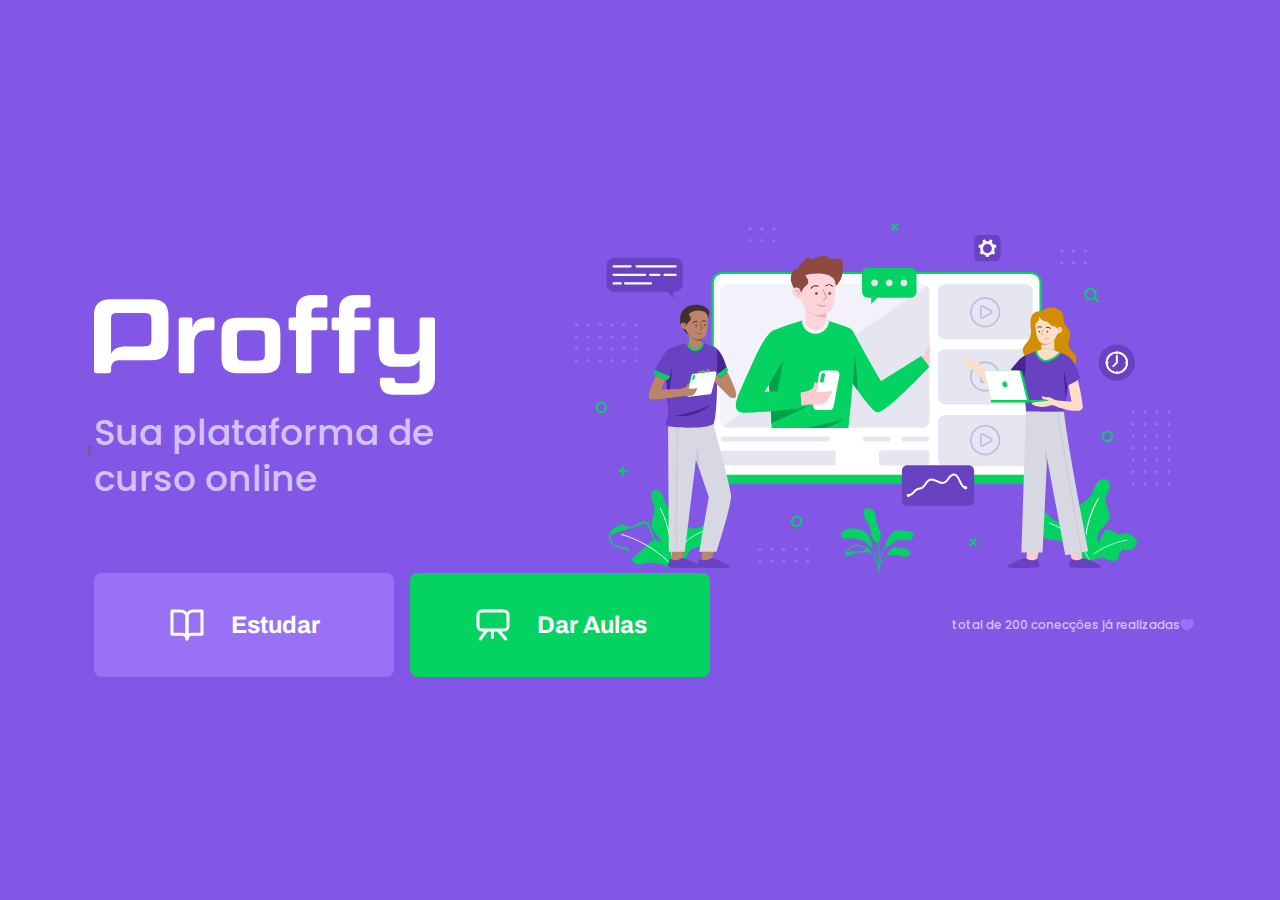
<file: index.html>
<!DOCTYPE html>
<head>
    <meta charset="UTF-8">
    <meta name="viewport" content="width=device-width, initial-scale=1.0">
    <meta name="theme-color" content="#8257E5">

    <title>prof minha plataforma de estudos online</title>

    <link rel="shortcut icon" href="/images/favicon.png" tipe="image/png"> t

    <link rel="stylesheet" href="styles/main.css">
    <link rel="stylesheet" href="styles/partial/page-landing.css">

    <link href="https://fonts.googleapis.com/css2?family=Archivo:wght@400;700&amp;family=Poppins:wght@400;600&amp;display=swap" rel="stylesheet">

</head>
<body id="page-landing">
    
    <div id="container">
        <div class="logo-container">
          <img src="/images/logo.svg" alt="Proffy">  
            <h2>Sua plataforma de curso online</h2>
        </div>

        <img class="hero-image" src="/images/landing.svg" alt="plataforma de estudos">
        
        <div class="buttons-container">
          <a class="study" href="/study.html">
            <img src="/images/icons/study.svg" alt="Estudar">
          Estudar

          <a class="give-classes" href="/give-classes.html">
            <img src="/images/icons/give-classes.svg" alt="Dar Aulas">
          Dar Aulas
        </a>

        </div>
             <p class="total-conections"> 
            total de 200 conecções já realizadas
            <img src="/images/icons/purple-heart.svg" a
              lt="Coração roxo">
        </p>
    </div>

</body>
</html>
</file>
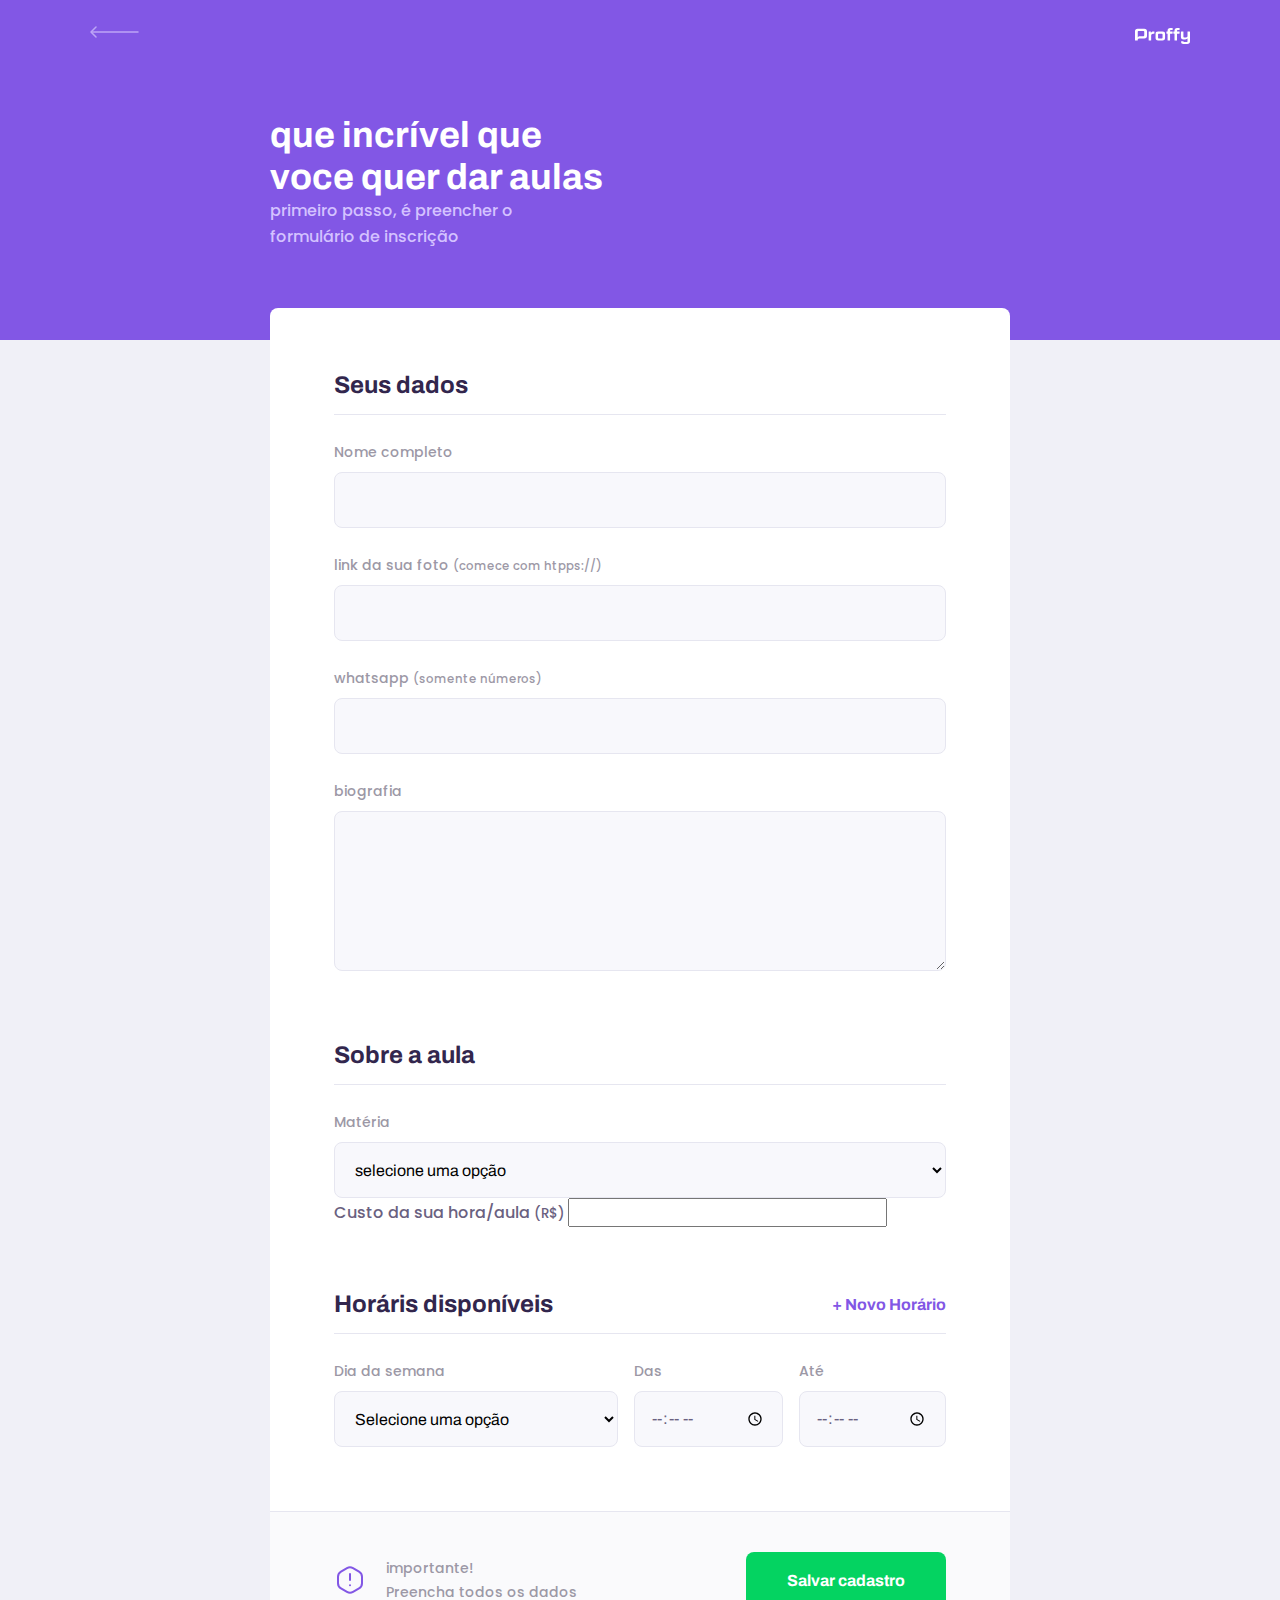
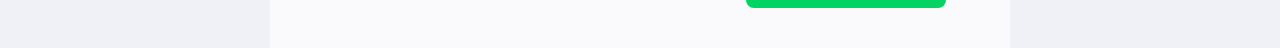
<file: give-classes.html>
<!DOCTYPE html>
<head>
    <meta charset="UTF-8">
    <meta name="viewport" content="width=device-width, initial-scale=1.0">
    <title>prof minha plataforma de estudos online</title>

    <link rel="stylesheet" href="styles/main.css">
    <link rel="stylesheet" href="styles/partial/header.css">
    <link rel="stylesheet" href="styles/partial/forms.css">
    <link rel="stylesheet" href="styles/partial/page-give-classes.css">

    <link href="https://fonts.googleapis.com/css2?family=Archivo:wght@400;700&amp;family=Poppins:wght@400;600&amp;display=swap" rel="stylesheet">

</head>
<body id="page-give-classes">
    
    <div id="container">
       <header class="page-header">
           <div class="top-bar-container">
                <a href="/">
               <img src="/images/icons/back.svg" alt="voltar">
                </a>
                <img src="/images/logo.svg" alt="proffy">
          </div>

          <div class="header-content">
                <strong>que incrível que voce quer dar aulas</strong>
                <p>primeiro passo, é preencher o formulário de inscrição</p>
                                    
          </div>
       </header>

       <main>
       <form action="" id="create-class">
            <fieldset>
                <legend>Seus dados</legend>

                <div class="input-block">
                    <label for="name">Nome completo</label>
                    <input name="name" id="name" required>                                     
                </div>
                <div class="input-block">
                    <label for="avatar">link da sua foto <small>(comece com htpps://)</small></label>
                    <input name="avatar" id="avatar" type="url" required>
                </div>
                <div class="input-block">
                    <label for="whatsapp">whatsapp <small>(somente números)</small></label>
                    <input name="whatsapp" id="whatsapp" type="number" required>
                </div>
                <div class="textarea-block">
                    <label for="bio">biografia</label>
                    <textarea name="bio" id="bio" required></textarea>

                </div>
            </fieldset>

            <fieldset>
                <legend>Sobre a aula</legend>
                <div class="select-block">
                    <label for="subject"> Matéria</label>
                    <select name="subject" id="subject" required>
                        <option value="">selecione uma opção</option>
                        <option value="1">Artes</option>
                        <option value="2">Biologia</option>
                        <option value="3">Ciências</option>
                        <option value="4">Educação física</option>
                        <option value="5">Física</option>
                        <option value="6">Geografia</option>
                        <option value="7">História</option>
                        <option value="8">Matemática</option>
                        <option value="9">Português</option>
                        <option value="10">Química</option>
                    </select>
                </div>

                <div class="input-bock">
                    <label for="cost"> Custo da sua hora/aula 
                        <small>(R$)</small>
                    </label>
                    <input type="cost" id="cost" type="number" required>
                </div>

            </fieldset>

            <fieldset id="schedule-items">
                <legend>Horáris disponíveis
                    <button type="button" id="add-time">+ Novo Horário</button>
                </legend>

                <div class="schedule-item">

                    <div class="select-block">
                        <label for="weekday">Dia da semana</label>
                        <select name="weekday[]" required>
                        <option value="" >Selecione uma opção</option>
                        <option value="0">Domingo</option>
                        <option value="1">Segunda-feira</option>
                        <option value="2">Terça-feira</option>
                        <option value="3">Quarta-feira</option>
                        <option value="4">Quinta-feira</option>
                        <option value="5">Sexta-feira</option>
                        <option value="6">Sábado</option>
                    </select>
                    </div>

                    <div class="input-block">
                        <label for="time_from">Das</label>
                        <input type="time" name="time_from[]" required>
                    </div>

                    <div class="input-block">
                        <label for="time_to">Até</label>
                        <input type="time" name="time_to[]" required>
                    </div>

                </div>              
             
            </fieldset>
       </form>

       <footer>
           <p>
               <img src="/images/icons/warning.svg" alt="Aviso importante">
               importante! <br> Preencha todos os dados
           </p>
           <button type="submit" form="create-class">Salvar cadastro</button>
       </footer>

       </main>
       
    </div>

</body>
</html>
</file>
<file: styles/main.css>
/*CSS stylesheets
cores de fundo

*/
:root {
    --color-background: #F0F0F7;
    --color-primary-lighter: #9871F5;
    --color-primary-light: #916BEA;
    --color-primary: #8257E5;
    --color-primary-dark: #774DD6;
    --color-primary-darker: #6842c2;
    --color-secondary: #04D361;
    --color-secondary-dark: #04bf58;
    --color-title-in-primary: #FFFFFF;
    --color-text-in-primary: #D4C2FF;
    --color-text-title: #32264D;
    --color-text-complement: #9C98A6;
    --color-text-base: #6A6180;
    --color-line-in-white: #E6E6F0;
    --color-input-background: #F8F8FC;
    --color-button-text: #FFFFFF;
    --color-box-base: #FFFFFF;
    --color-box-footer: #FAFAFC;
    --color-small-info: #C1BCCC;
 
    font-size: 60%

    /* controle das medidas rem
    tamanho da fonte padrão 16px - 100% - 1rm */
}
    *{
    margin: 0;
    padding: 0;
    box-sizing: border-box;
}
html,
body{
    height: 100vh;
}
body{ 
    background: var(--color-background);
    display: flex;
    align-items: center;
    justify-content: center;
    }

    body,
    input,
    button,
    textarea
    {
    font: 500 1.6rem Poppins;
    color: var(--color-text-base); 
    }
    #container {
        width: 90vw;
        max-width: 700px;
    }

    @media (min-width: 700px) {
        :root {
            font-size: 62.5%;
        }
    }
</file>
<file: styles/partial/page-landing.css>
#page-landing {
        background: var(--color-primary);
}

#page-landing #container {
     color: var(--color-text-in-primary);
}

.logo-container img {
     height: 10rem;
}
.logo-container{
     text-align: center;
     margin-bottom: 3.2rem;    
}
.logo-container h2 {
     font-weight: 500;
     font-size: 3.6rem;
     line-height: 4.6rem;
     margin-top: 0.8rem;
}
.hero-image {
     width: 100%;    
}

.buttons-container {
     display: flex;
     justify-content: center;
}

.buttons-container a {
     width: 30rem;
     height: 10.4rem;

     border-radius: 0.8rem;
     margin-right: 1.6rem;

     font: 700 2.4rem archivo;
     display: flex;
     align-items: center;
     justify-content: center;

     text-decoration: none;

     transition: background 0.2s;
     color: var(--color-button-text);
}

.buttons-container a img {
     width: 4rem;
     margin-right: 2.4rem;
}
.buttons-container a.study{
     background: var(--color-primary-lighter);
}

.buttons-container a.study:hover{
     background: var(--color-primary-light);
     }

.buttons-container a.give-classes{
     background: var(--color-secondary);
     margin-right: 0;
     }
     .buttons-container a.give-classes:hover{
          background: var(--color-secondary-dark);
          }

.total-conections {
     font-size: 1.8rem;

     display: flex;
     align-items: center;
     justify-content: center;
}  

.total-conections {
     margin-left: 0.8rem;
}
@media (max-width: 699px) {
     :root{
          font-size:40%;
     }
}
    
@media (min-width: 1100px) {
     #page-landing #container {
          max-width: 1100px;
          display: grid;
          grid-template-columns: 2fr 1fr 2fr;
          grid-template-rows: 350px 1fr;
          grid-template-areas:
          "Proffy image image"
          "button button texting";
          column-gap: 87px;
          row-gap: 86;
     }
     .logo-container {
          grid-area: Proffy;
          text-align: initial;
          align-self: center;
          margin: 0;
   }
     .logo-containe img {
          height: 127px;
   }

     .hero-image {
          grid-area: image;
          height: 350px;
     }
     .buttons-container {
          grid-area: button;
          justify-content: flex-start;
          margin: 0;
          
     }
     .total-conections {
          grid-area: texting;
          justify-self: end;
          font-size: 1.2rem;
     }
}
</file>
<file: styles/partial/header.css>
.page-header {
    background-color: var(--color-primary);

    display: flex;
    flex-direction: column;
}

.page-header .top-bar-container {
    width: 90%;
    margin: 0 auto;
    display: flex;
    align-items: center;
    justify-content: space-between;
    padding: 1.6rem 0;
}

.page-header .top-bar-container a {
    width: 3.2rem;
    transition: opacity 0.2s;
}
.page-header .top-bar-container a:hover {
    opacity: 0.6;
}
 
.page-header .top-bar-container > img {
  height: 1.6rem;
}  

.page-header .header-content {
    width: 90%;
    margin: 3.2rem auto;

    position: relative;
}

.page-header .header-content strong {
    font: 700 3.6rem archivo;
    line-height: 4.2rem;
    color: var(--color-title-in-primary);
}

.page-header .header-content p {
    max-width: 30rem;
    font-size: 1.6rem;
    line-height: 2.6rem;
    color: var(--color-text-in-primary);
    margin-top: 2,4rem;
}

#search-teacher {
    margin-top: 3.2rem;
}


@media (min-width:700px) {
    .page-header {
        height: 340px;
    }

    .page-header .top-bar-container {
        max-width: 1100px;
    }

    .page-header .header-content {
        max-width: 740px;

        margin: 0 auto;   

        flex: 1 1;
        padding-bottom: 48px;
        display: flex;
        flex-direction: column;
        justify-content: center;
    }

    .page-header .header-content strong {
        max-width: 350px;
    }
      
}
</file>
<file: styles/partial/forms.css>
.select-block label, 
.input-block label,
.textarea-block label {
    font-size: 1.4rem;
    color: var(--color-text-complement);
}

.input-block input,
.select-block select,
.textarea-block textarea {
    width: 100%;
    height: 5.6rem;
    margin-top: 0.8rem;
    border-radius: 0.8rem;
    background: var(--color-input-background);
    border: 1px solid var(--color-line-in-white);
    outline: 0;
    padding: 0 1.6rem;
    font: 1.6rem archivo;
}
.textarea-block textarea {
    padding: 1.2rem 1.6rem;
    height: 16rem;

    resize: vertical;
}

.input-block,
.textarea-block {
    position: relative;
}
.input-block:focus-within::after,
.textarea-block:focus-within::after {
    content: "";

    width: calc(100% - 3.2rem);
    height: 2px;
    background: var(--color-primary-ligth);
    position: absolute;
    left: 1.6rem;
    right: 1.6rem;
    bottom: 0;

}
</file>
<file: styles/partial/page-give-classes.css>
#page-give-classes #container {
    width: 100vw;
    height: 100vh;
}

#page-give-classes .page-header .header-content {
    margin-bottom: 6.4rem;
}

#page-give-classes main {
    background: var(--color-box-base);
    width: 100%;
    max-width: 74rem;
    border-radius: .8rem;
    margin: -3.2rem auto 3.2rem;
    padding-top: 6.4rem;
}

#page-give-classes fieldset {
    border: none;

    padding: 0 2.4rem;
}

#page-give-classes fieldset legend {
    font: 700 2.4rem archivo;
    color: var(--color-text-title);
    margin-bottom: 2.4rem;

    display: flex;
    align-items: center;
    justify-content: space-between;

    width: 100%;

    padding-bottom: 1.6rem;
    border-bottom: 1px solid var(--color-line-in-white);
}

#page-give-classes fieldset legend button {
    background: none;
    border: 0;

    color: var(--color-primary);
    font: 700 1.6rem archivo;
    cursor: pointer;
    transition: 0.2;
}

#page-give-classes fieldset legend button:hover {
    color: var(--color-primary-dark);
}

#page-give-classes fieldset+fieldset{
    margin-top:6.4rem;
    }

#page-give-classes .input-block+.input-block,
#page-give-classes .input-block+.textarea-block,
#page-give-classes .select-block+.input-block {
    margin-top:2.4rem;
}

#page-give-classes main footer {
    padding: 2.4rem;
    background: var(--color-box-footer);
    border-top: 1px solid var(--color-line-in-white);
    margin-top: 6.4rem;
}

#page-give-classes main footer p {
    display: flex;
    align-items: center;
    justify-content: center;

    font-size: 1.4rem;
    line-height: 2.4rem;

    color: var(--color-text-complement);
}

#page-give-classes main footer p img {
    margin-right: 2rem;
}

#page-give-classes main footer button {
    width: 100%;
    height: 5.6rem;
    background: var(--color-secondary);
    color: var(--color-button-text);
    border: 0;
    border-radius: .8rem;
    cursor: pointer;
    font: 700 1.6rem archivo;
    
    display: flex;
    align-items: center;
    justify-content: center;
    text-decoration: none;
    
    transition: 0.2s;
    margin-top: 3.2rem;

}

#page-give-classes main footer button:hover {
    background: var(--color-secondary-dark);
}

.schedule-item+.schedule-item  {
    margin-top: 3.2rem;
    padding-top: 3.2rem;

    border-top: 1px solid var(--color-line-in-white);
}

@media (min-width: 700px) {
    #page-give-classes #container {
        max-width: 100vw;
    }

    #page-give-classes .page-header .header-content {
        margin-bottom: 0;
     }

     #page-give-classes main fieldset {
        padding: 0 64px;
    }

    .schedule-item {
        display: flex;
        grid-template-columns: 2f 1f 1fr;
        column-gap: 1.6rem;
    }

    #page-give-classes #schedule-items .select-block+.input-block,
    #page-give-classes #schedule-items .input-block+.input-block {
        margin-top: 0;
    }

    #page-give-classes main footer {
        padding: 40px 64px;

        display: flex;
        align-items: center;
        justify-content: space-between;

    }

    #page-give-classes main footer button {
        margin-top: 0;
        
        width: 200px;


}
</file>
